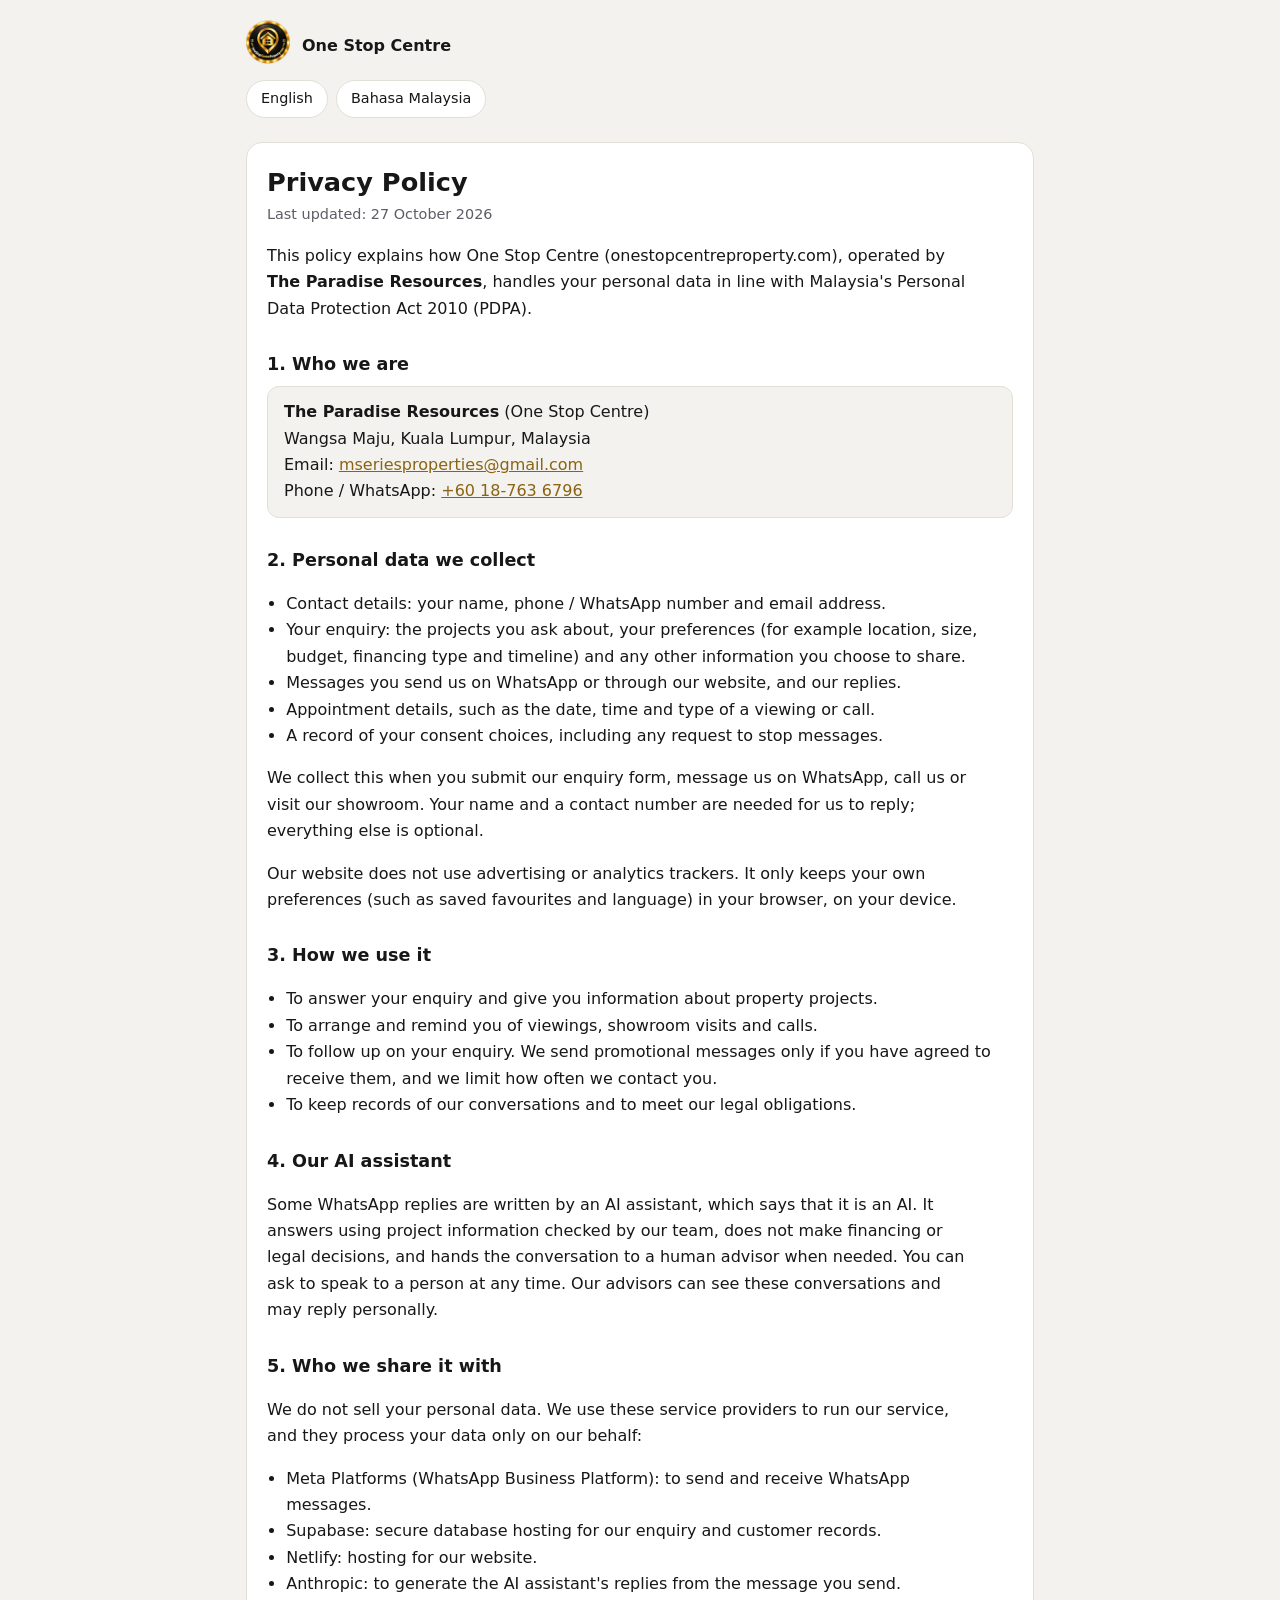
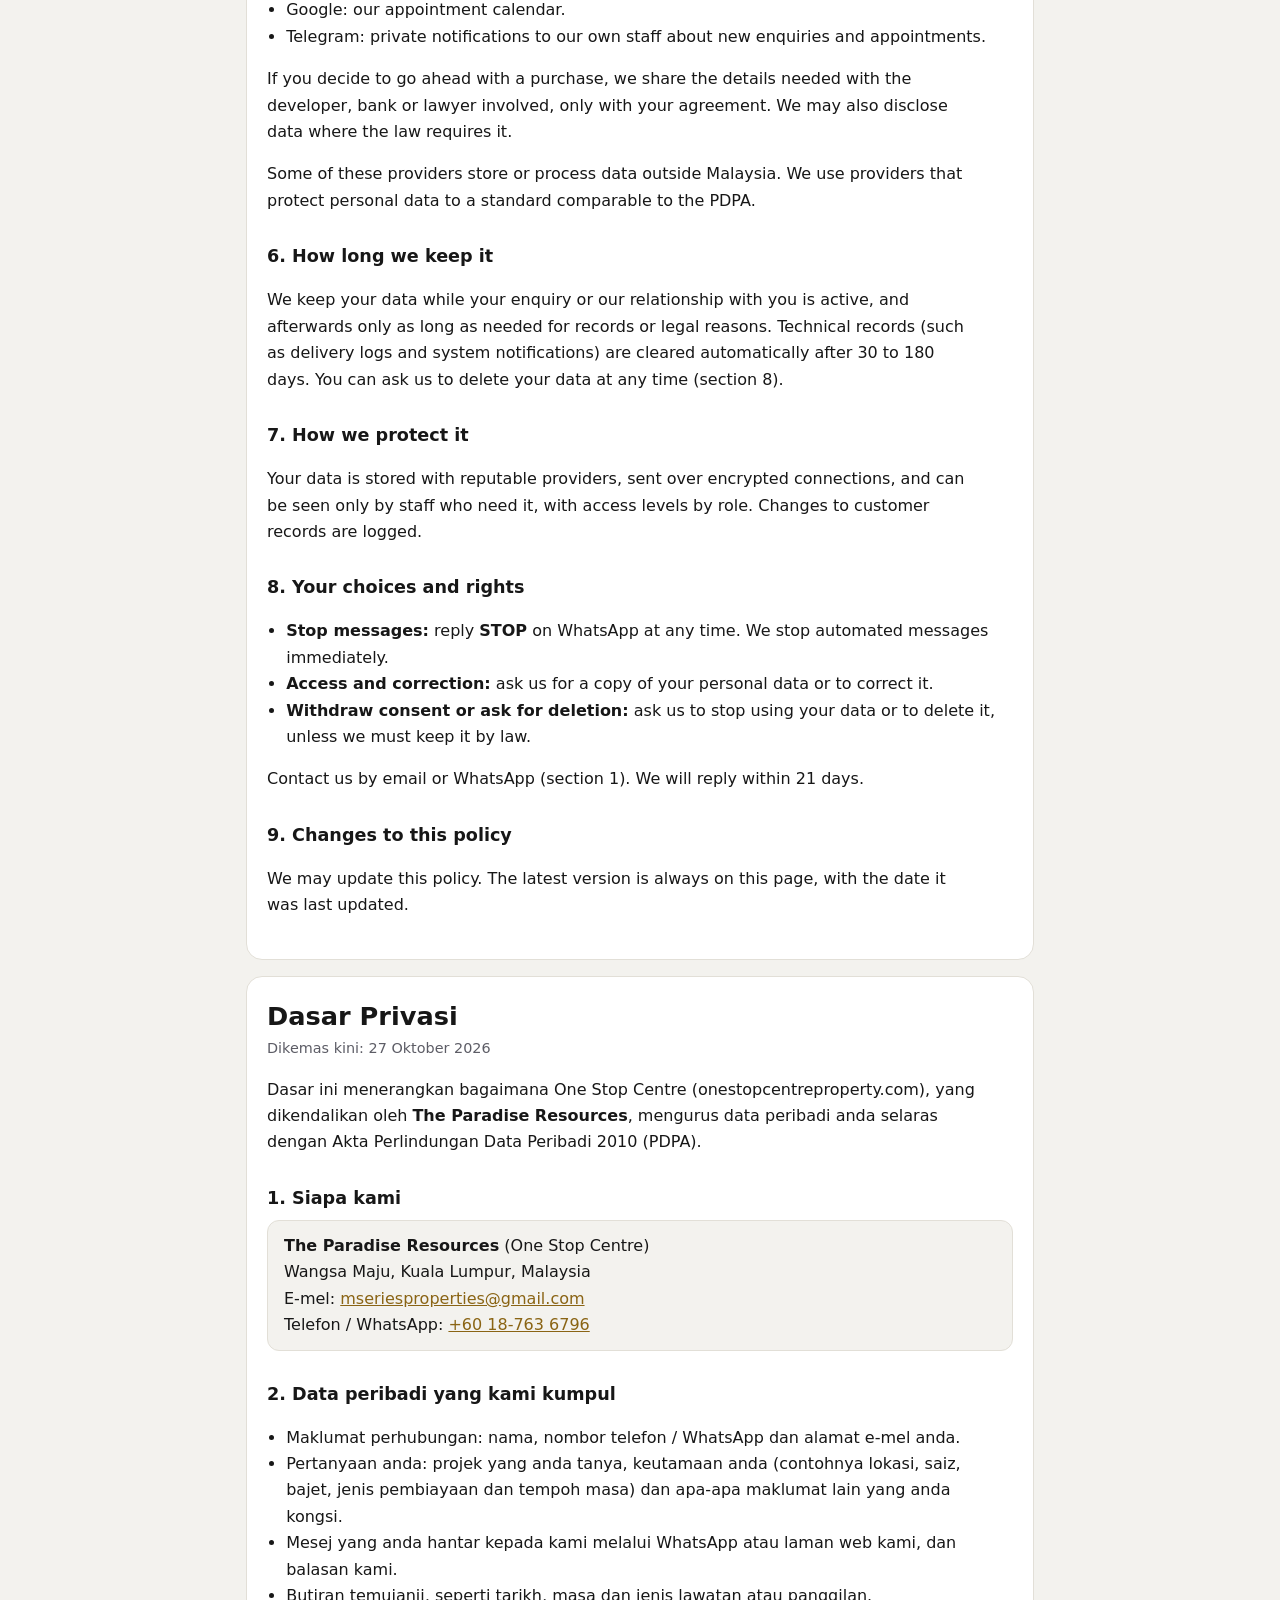
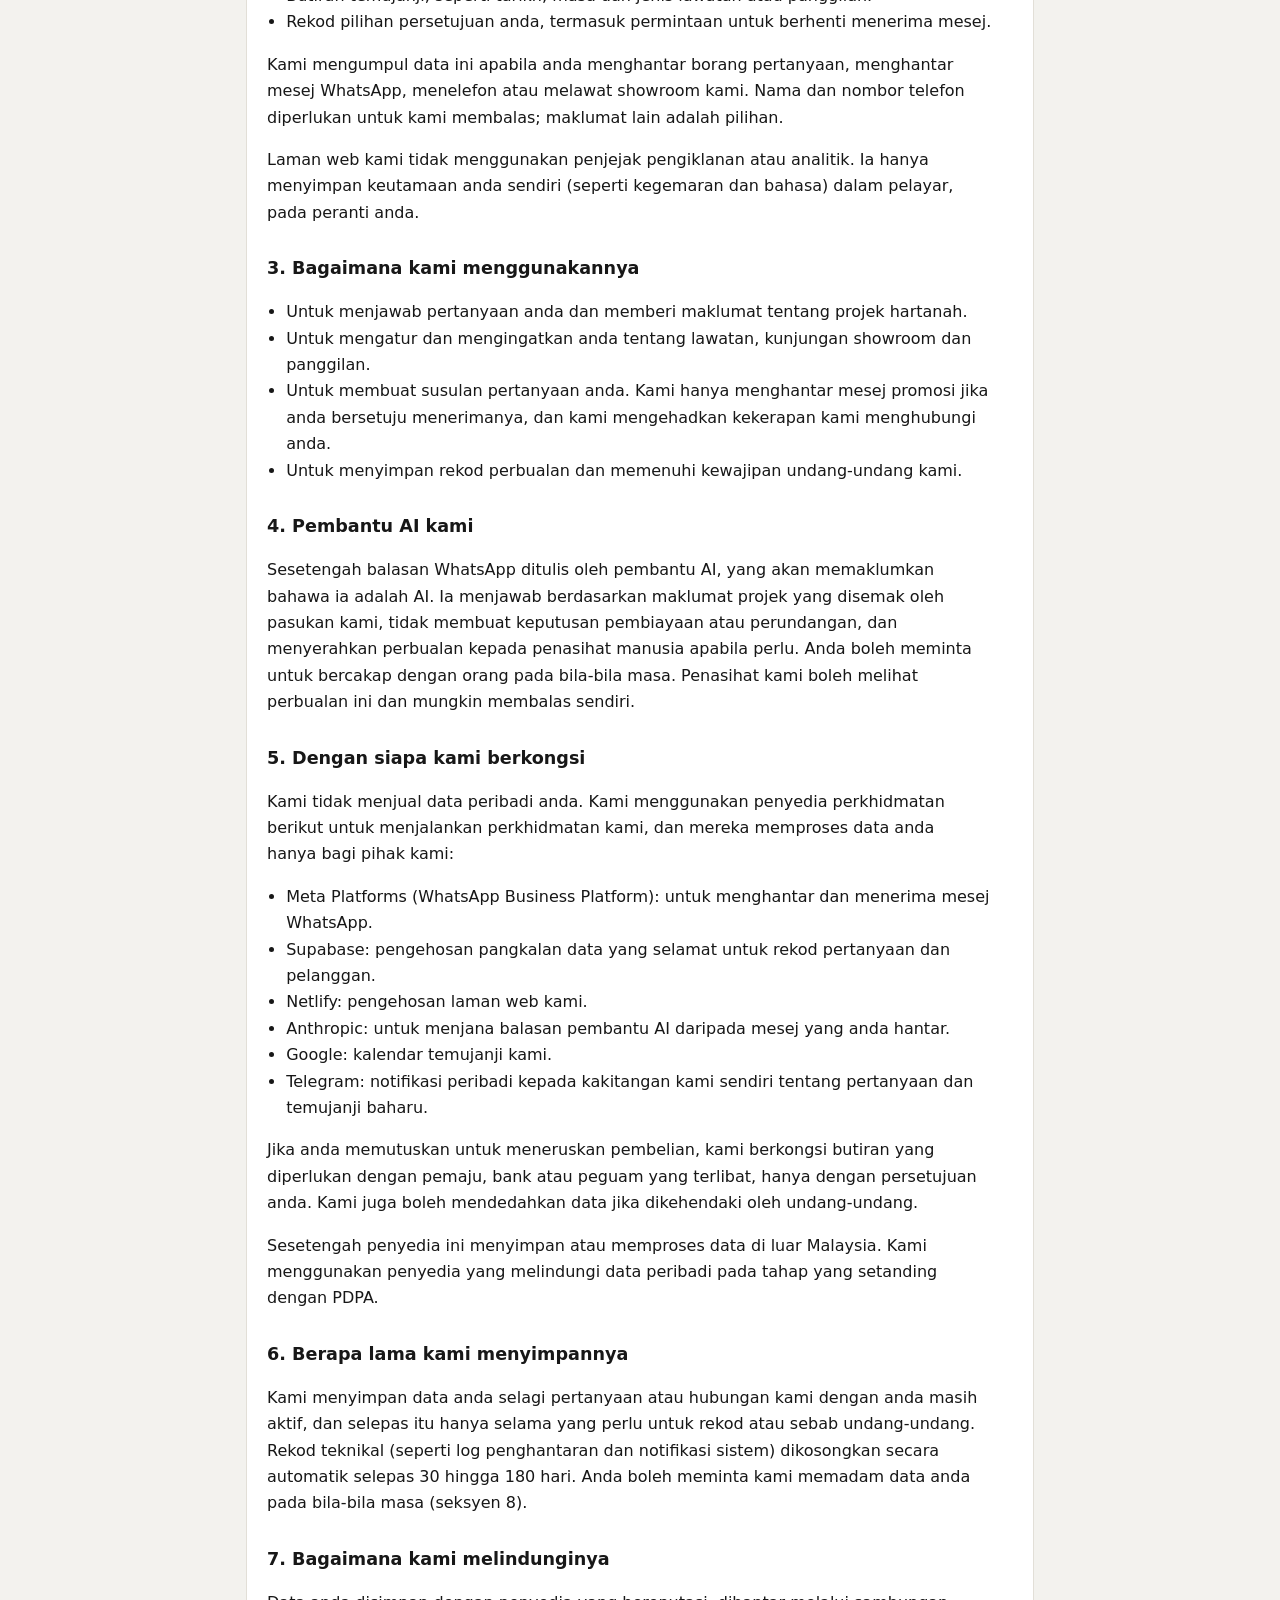
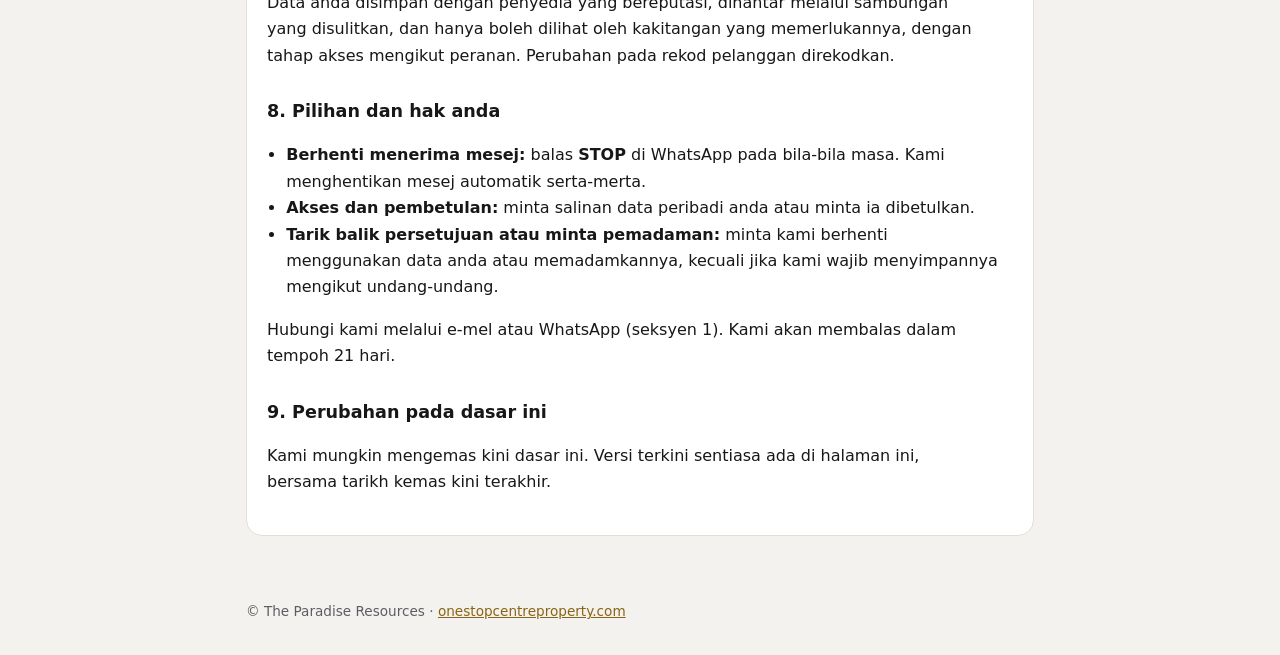
<file: privacy/index.html>
<!DOCTYPE html>
<html lang="en-MY">
<head>
<meta charset="utf-8">
<meta name="viewport" content="width=device-width,initial-scale=1">
<title>Privacy Policy · One Stop Centre</title>
<meta name="description" content="How One Stop Centre (The Paradise Resources) collects, uses and protects your personal data under Malaysia's Personal Data Protection Act 2010.">
<link rel="canonical" href="https://onestopcentreproperty.com/privacy/">
<link rel="icon" href="/favicon.svg" type="image/svg+xml">
<link rel="icon" href="/favicon-32x32.png" sizes="32x32" type="image/png">
<link rel="apple-touch-icon" href="/apple-touch-icon.png">
<style>
:root{--bg:#f3f2ee;--card:#fff;--ink:#171717;--mute:#5d5d66;--acc:#8a6414;--line:#e2dfd7}
@media (prefers-color-scheme:dark){:root{--bg:#0f0f11;--card:#18181b;--ink:#ececec;--mute:#a3a3ad;--acc:#d9a441;--line:#2c2c31}}
*{box-sizing:border-box}
html{-webkit-text-size-adjust:100%}
body{margin:0;background:var(--bg);color:var(--ink);font:16px/1.65 system-ui,-apple-system,"Segoe UI",Roboto,sans-serif}
a{color:var(--acc)}
header{display:flex;align-items:center;gap:12px;max-width:820px;margin:0 auto;padding:20px 16px 8px}
header img{width:44px;height:44px;border-radius:10px}
header a.home{color:var(--ink);text-decoration:none;font-weight:700}
nav.lang{max-width:820px;margin:0 auto;padding:0 16px;display:flex;gap:8px;flex-wrap:wrap}
nav.lang a{display:inline-block;padding:6px 14px;border:1px solid var(--line);border-radius:999px;background:var(--card);text-decoration:none;color:var(--ink);font-size:.9rem}
main{max-width:820px;margin:0 auto;padding:8px 16px 48px}
article{background:var(--card);border:1px solid var(--line);border-radius:16px;padding:24px 20px;margin:16px 0}
h1{font-size:1.6rem;line-height:1.25;margin:0 0 4px}
h2{font-size:1.1rem;margin:1.6em 0 .4em}
p,li{max-width:70ch;overflow-wrap:anywhere}
ul{padding-left:1.2em}
.meta{color:var(--mute);font-size:.9rem;margin:0 0 1em}
.contact{background:var(--bg);border:1px solid var(--line);border-radius:12px;padding:12px 16px}
footer{max-width:820px;margin:0 auto;padding:0 16px 32px;color:var(--mute);font-size:.85rem}
</style>
</head>
<body>
<header><a class="home" href="/" aria-label="One Stop Centre home"><img src="/osc-logo-96.png" alt="" width="44" height="44"></a><a class="home" href="/">One Stop Centre</a></header>
<nav class="lang" aria-label="Language"><a href="#en" lang="en">English</a><a href="#ms" lang="ms">Bahasa Malaysia</a></nav>
<main>

<article id="en" lang="en">
<h1>Privacy Policy</h1>
<p class="meta">Last updated: 27 October 2026</p>
<p>This policy explains how One Stop Centre (onestopcentreproperty.com), operated by <b>The Paradise Resources</b>, handles your personal data in line with Malaysia's Personal Data Protection Act 2010 (PDPA).</p>

<h2>1. Who we are</h2>
<div class="contact"><b>The Paradise Resources</b> (One Stop Centre)<br>Wangsa Maju, Kuala Lumpur, Malaysia<br>Email: <a href="mailto:mseriesproperties@gmail.com">mseriesproperties@gmail.com</a><br>Phone / WhatsApp: <a href="https://wa.me/60187636796">+60 18-763 6796</a></div>

<h2>2. Personal data we collect</h2>
<ul>
<li>Contact details: your name, phone / WhatsApp number and email address.</li>
<li>Your enquiry: the projects you ask about, your preferences (for example location, size, budget, financing type and timeline) and any other information you choose to share.</li>
<li>Messages you send us on WhatsApp or through our website, and our replies.</li>
<li>Appointment details, such as the date, time and type of a viewing or call.</li>
<li>A record of your consent choices, including any request to stop messages.</li>
</ul>
<p>We collect this when you submit our enquiry form, message us on WhatsApp, call us or visit our showroom. Your name and a contact number are needed for us to reply; everything else is optional.</p>
<p>Our website does not use advertising or analytics trackers. It only keeps your own preferences (such as saved favourites and language) in your browser, on your device.</p>

<h2>3. How we use it</h2>
<ul>
<li>To answer your enquiry and give you information about property projects.</li>
<li>To arrange and remind you of viewings, showroom visits and calls.</li>
<li>To follow up on your enquiry. We send promotional messages only if you have agreed to receive them, and we limit how often we contact you.</li>
<li>To keep records of our conversations and to meet our legal obligations.</li>
</ul>

<h2>4. Our AI assistant</h2>
<p>Some WhatsApp replies are written by an AI assistant, which says that it is an AI. It answers using project information checked by our team, does not make financing or legal decisions, and hands the conversation to a human advisor when needed. You can ask to speak to a person at any time. Our advisors can see these conversations and may reply personally.</p>

<h2>5. Who we share it with</h2>
<p>We do not sell your personal data. We use these service providers to run our service, and they process your data only on our behalf:</p>
<ul>
<li>Meta Platforms (WhatsApp Business Platform): to send and receive WhatsApp messages.</li>
<li>Supabase: secure database hosting for our enquiry and customer records.</li>
<li>Netlify: hosting for our website.</li>
<li>Anthropic: to generate the AI assistant's replies from the message you send.</li>
<li>Google: our appointment calendar.</li>
<li>Telegram: private notifications to our own staff about new enquiries and appointments.</li>
</ul>
<p>If you decide to go ahead with a purchase, we share the details needed with the developer, bank or lawyer involved, only with your agreement. We may also disclose data where the law requires it.</p>
<p>Some of these providers store or process data outside Malaysia. We use providers that protect personal data to a standard comparable to the PDPA.</p>

<h2>6. How long we keep it</h2>
<p>We keep your data while your enquiry or our relationship with you is active, and afterwards only as long as needed for records or legal reasons. Technical records (such as delivery logs and system notifications) are cleared automatically after 30 to 180 days. You can ask us to delete your data at any time (section 8).</p>

<h2>7. How we protect it</h2>
<p>Your data is stored with reputable providers, sent over encrypted connections, and can be seen only by staff who need it, with access levels by role. Changes to customer records are logged.</p>

<h2>8. Your choices and rights</h2>
<ul>
<li><b>Stop messages:</b> reply <b>STOP</b> on WhatsApp at any time. We stop automated messages immediately.</li>
<li><b>Access and correction:</b> ask us for a copy of your personal data or to correct it.</li>
<li><b>Withdraw consent or ask for deletion:</b> ask us to stop using your data or to delete it, unless we must keep it by law.</li>
</ul>
<p>Contact us by email or WhatsApp (section 1). We will reply within 21 days.</p>

<h2>9. Changes to this policy</h2>
<p>We may update this policy. The latest version is always on this page, with the date it was last updated.</p>
</article>

<article id="ms" lang="ms">
<h1>Dasar Privasi</h1>
<p class="meta">Dikemas kini: 27 Oktober 2026</p>
<p>Dasar ini menerangkan bagaimana One Stop Centre (onestopcentreproperty.com), yang dikendalikan oleh <b>The Paradise Resources</b>, mengurus data peribadi anda selaras dengan Akta Perlindungan Data Peribadi 2010 (PDPA).</p>

<h2>1. Siapa kami</h2>
<div class="contact"><b>The Paradise Resources</b> (One Stop Centre)<br>Wangsa Maju, Kuala Lumpur, Malaysia<br>E-mel: <a href="mailto:mseriesproperties@gmail.com">mseriesproperties@gmail.com</a><br>Telefon / WhatsApp: <a href="https://wa.me/60187636796">+60 18-763 6796</a></div>

<h2>2. Data peribadi yang kami kumpul</h2>
<ul>
<li>Maklumat perhubungan: nama, nombor telefon / WhatsApp dan alamat e-mel anda.</li>
<li>Pertanyaan anda: projek yang anda tanya, keutamaan anda (contohnya lokasi, saiz, bajet, jenis pembiayaan dan tempoh masa) dan apa-apa maklumat lain yang anda kongsi.</li>
<li>Mesej yang anda hantar kepada kami melalui WhatsApp atau laman web kami, dan balasan kami.</li>
<li>Butiran temujanji, seperti tarikh, masa dan jenis lawatan atau panggilan.</li>
<li>Rekod pilihan persetujuan anda, termasuk permintaan untuk berhenti menerima mesej.</li>
</ul>
<p>Kami mengumpul data ini apabila anda menghantar borang pertanyaan, menghantar mesej WhatsApp, menelefon atau melawat showroom kami. Nama dan nombor telefon diperlukan untuk kami membalas; maklumat lain adalah pilihan.</p>
<p>Laman web kami tidak menggunakan penjejak pengiklanan atau analitik. Ia hanya menyimpan keutamaan anda sendiri (seperti kegemaran dan bahasa) dalam pelayar, pada peranti anda.</p>

<h2>3. Bagaimana kami menggunakannya</h2>
<ul>
<li>Untuk menjawab pertanyaan anda dan memberi maklumat tentang projek hartanah.</li>
<li>Untuk mengatur dan mengingatkan anda tentang lawatan, kunjungan showroom dan panggilan.</li>
<li>Untuk membuat susulan pertanyaan anda. Kami hanya menghantar mesej promosi jika anda bersetuju menerimanya, dan kami mengehadkan kekerapan kami menghubungi anda.</li>
<li>Untuk menyimpan rekod perbualan dan memenuhi kewajipan undang-undang kami.</li>
</ul>

<h2>4. Pembantu AI kami</h2>
<p>Sesetengah balasan WhatsApp ditulis oleh pembantu AI, yang akan memaklumkan bahawa ia adalah AI. Ia menjawab berdasarkan maklumat projek yang disemak oleh pasukan kami, tidak membuat keputusan pembiayaan atau perundangan, dan menyerahkan perbualan kepada penasihat manusia apabila perlu. Anda boleh meminta untuk bercakap dengan orang pada bila-bila masa. Penasihat kami boleh melihat perbualan ini dan mungkin membalas sendiri.</p>

<h2>5. Dengan siapa kami berkongsi</h2>
<p>Kami tidak menjual data peribadi anda. Kami menggunakan penyedia perkhidmatan berikut untuk menjalankan perkhidmatan kami, dan mereka memproses data anda hanya bagi pihak kami:</p>
<ul>
<li>Meta Platforms (WhatsApp Business Platform): untuk menghantar dan menerima mesej WhatsApp.</li>
<li>Supabase: pengehosan pangkalan data yang selamat untuk rekod pertanyaan dan pelanggan.</li>
<li>Netlify: pengehosan laman web kami.</li>
<li>Anthropic: untuk menjana balasan pembantu AI daripada mesej yang anda hantar.</li>
<li>Google: kalendar temujanji kami.</li>
<li>Telegram: notifikasi peribadi kepada kakitangan kami sendiri tentang pertanyaan dan temujanji baharu.</li>
</ul>
<p>Jika anda memutuskan untuk meneruskan pembelian, kami berkongsi butiran yang diperlukan dengan pemaju, bank atau peguam yang terlibat, hanya dengan persetujuan anda. Kami juga boleh mendedahkan data jika dikehendaki oleh undang-undang.</p>
<p>Sesetengah penyedia ini menyimpan atau memproses data di luar Malaysia. Kami menggunakan penyedia yang melindungi data peribadi pada tahap yang setanding dengan PDPA.</p>

<h2>6. Berapa lama kami menyimpannya</h2>
<p>Kami menyimpan data anda selagi pertanyaan atau hubungan kami dengan anda masih aktif, dan selepas itu hanya selama yang perlu untuk rekod atau sebab undang-undang. Rekod teknikal (seperti log penghantaran dan notifikasi sistem) dikosongkan secara automatik selepas 30 hingga 180 hari. Anda boleh meminta kami memadam data anda pada bila-bila masa (seksyen 8).</p>

<h2>7. Bagaimana kami melindunginya</h2>
<p>Data anda disimpan dengan penyedia yang bereputasi, dihantar melalui sambungan yang disulitkan, dan hanya boleh dilihat oleh kakitangan yang memerlukannya, dengan tahap akses mengikut peranan. Perubahan pada rekod pelanggan direkodkan.</p>

<h2>8. Pilihan dan hak anda</h2>
<ul>
<li><b>Berhenti menerima mesej:</b> balas <b>STOP</b> di WhatsApp pada bila-bila masa. Kami menghentikan mesej automatik serta-merta.</li>
<li><b>Akses dan pembetulan:</b> minta salinan data peribadi anda atau minta ia dibetulkan.</li>
<li><b>Tarik balik persetujuan atau minta pemadaman:</b> minta kami berhenti menggunakan data anda atau memadamkannya, kecuali jika kami wajib menyimpannya mengikut undang-undang.</li>
</ul>
<p>Hubungi kami melalui e-mel atau WhatsApp (seksyen 1). Kami akan membalas dalam tempoh 21 hari.</p>

<h2>9. Perubahan pada dasar ini</h2>
<p>Kami mungkin mengemas kini dasar ini. Versi terkini sentiasa ada di halaman ini, bersama tarikh kemas kini terakhir.</p>
</article>
</main>
<footer>© The Paradise Resources · <a href="/">onestopcentreproperty.com</a></footer>
</body>
</html>
</file>
